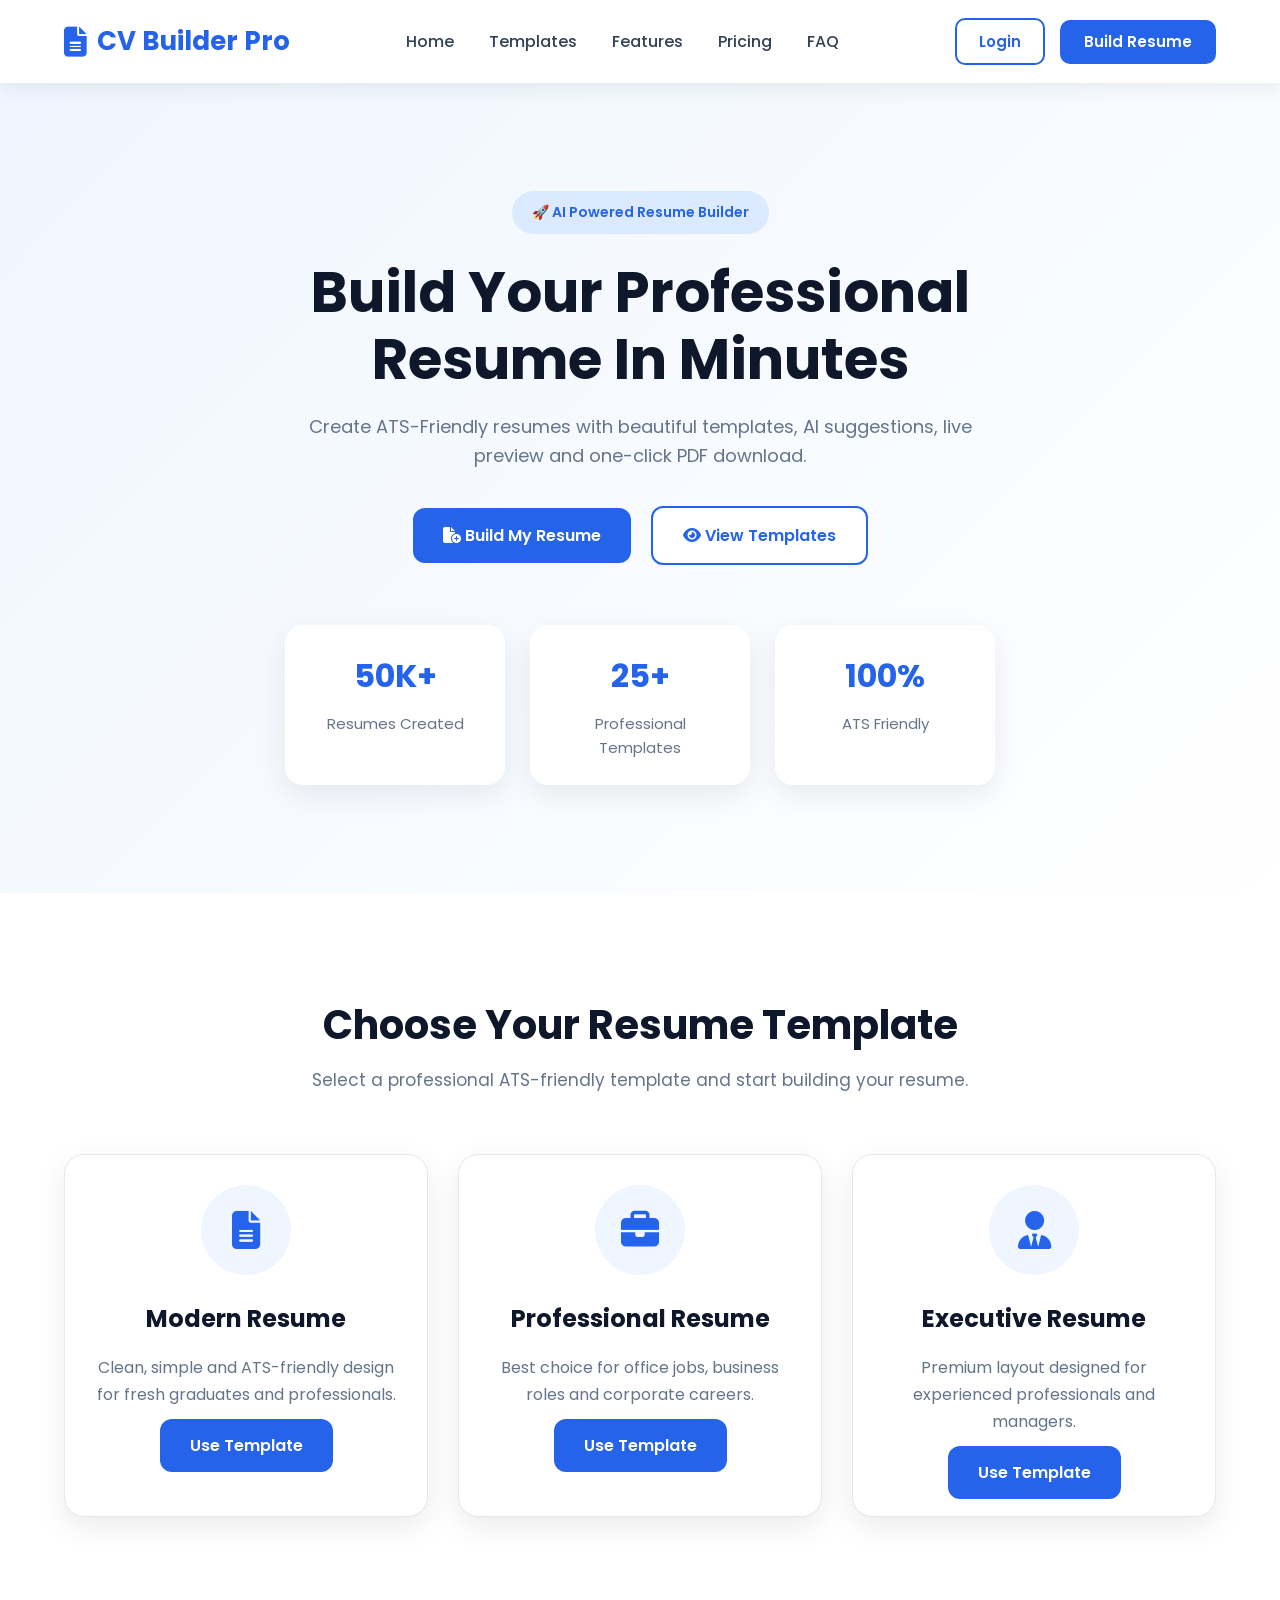
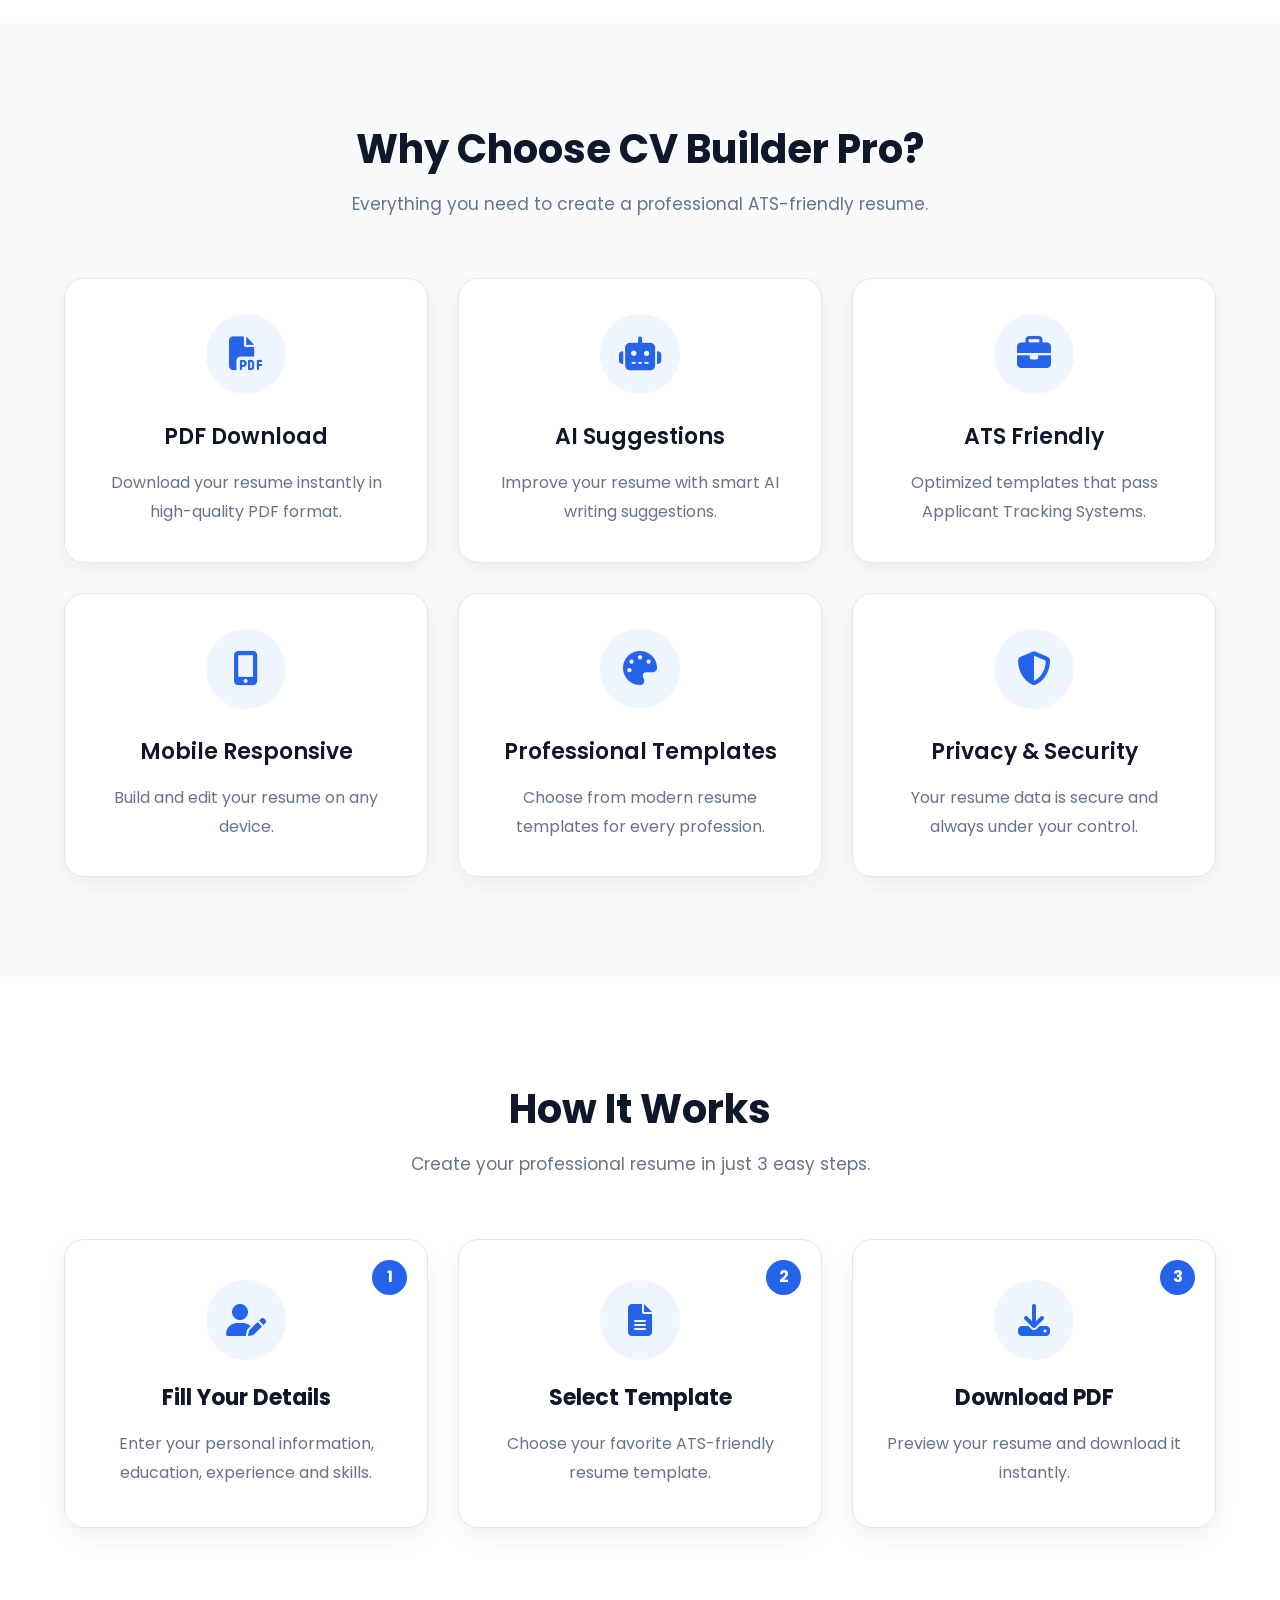
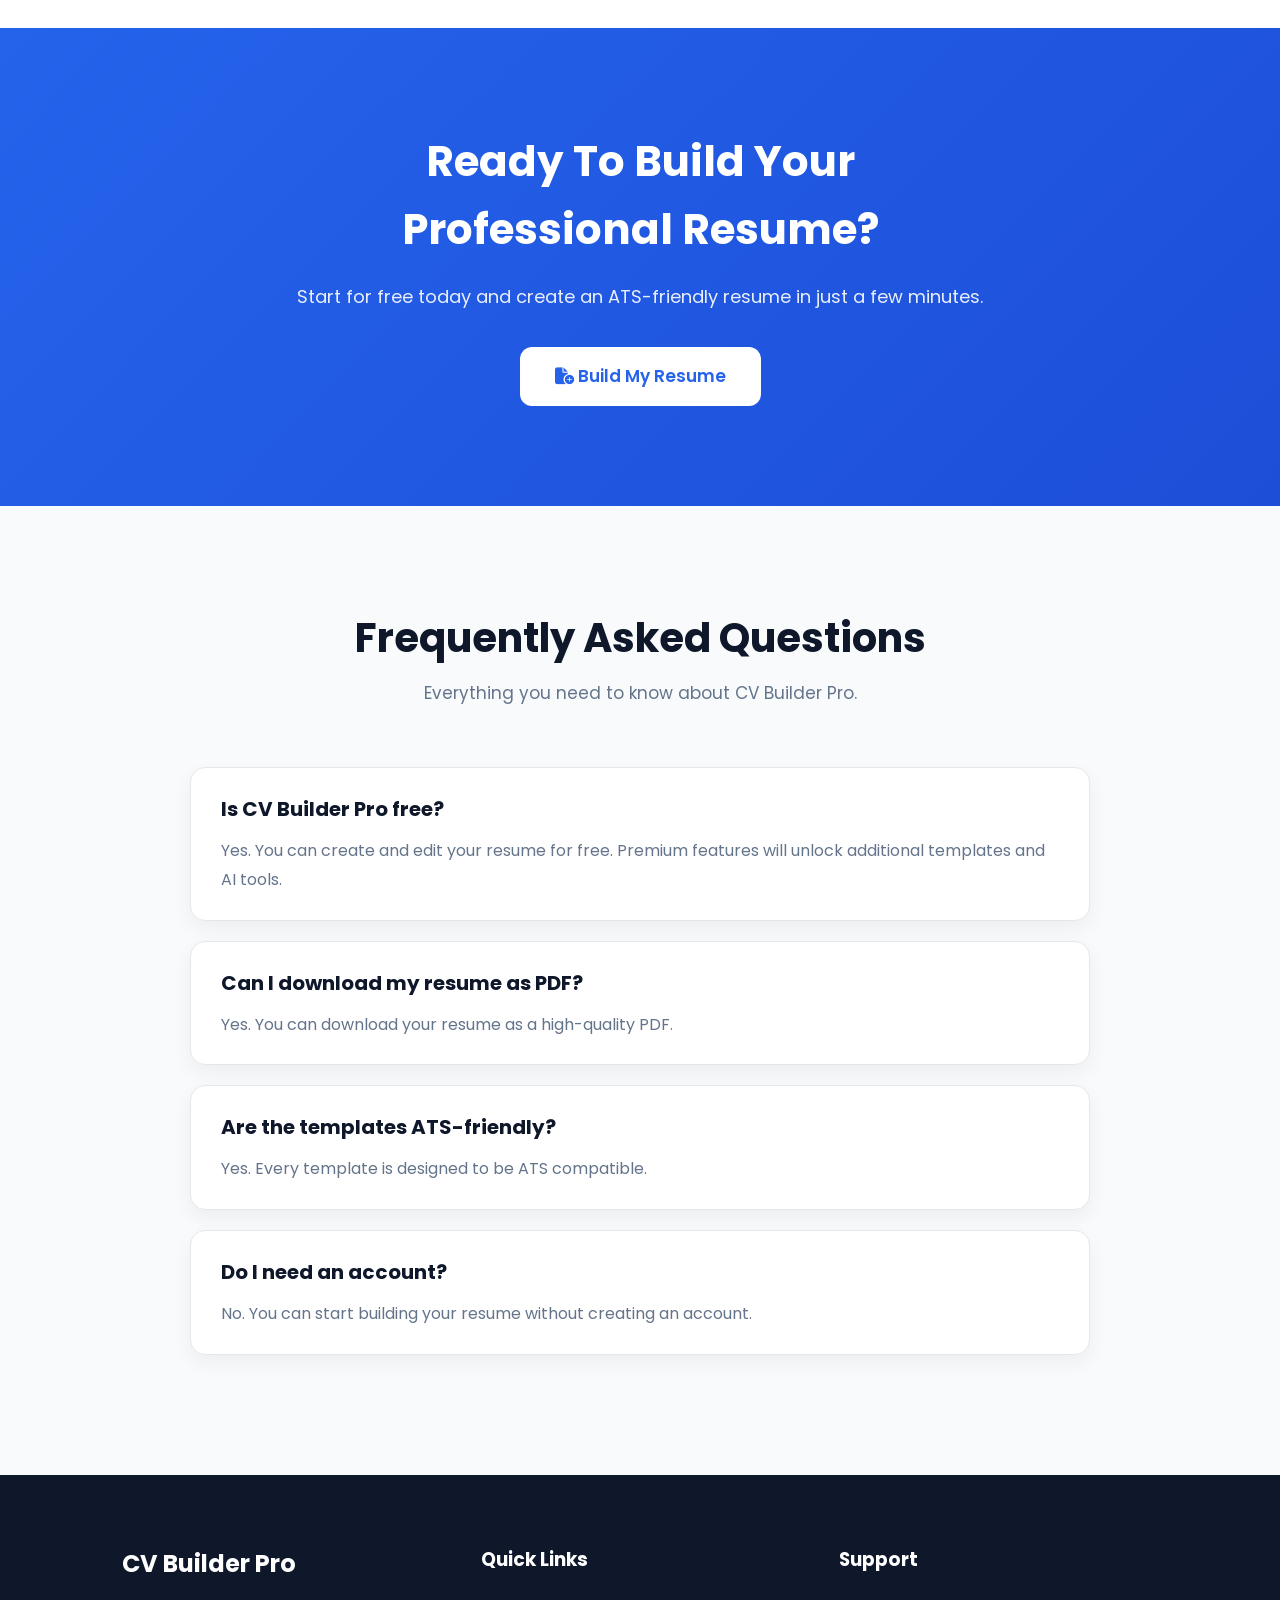
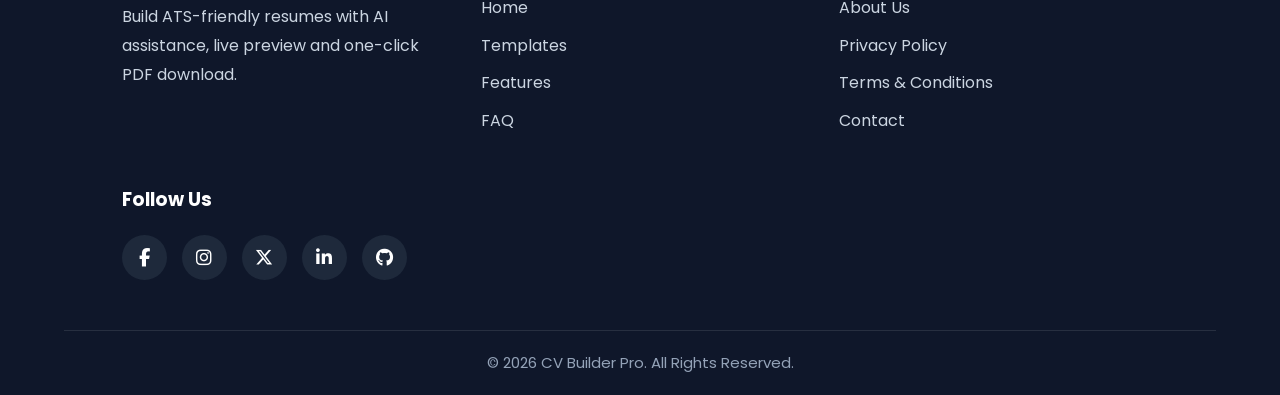
<file: index.html>
<!DOCTYPE html>
<html lang="en">

<head>

    <meta charset="UTF-8">

    <meta name="viewport" content="width=device-width, initial-scale=1.0">

    <title>CV Builder Pro | AI Resume Builder</title>

    <meta name="description"
        content="Create professional ATS-friendly resumes with CV Builder Pro.">

    <!-- Google Fonts -->

    <link rel="preconnect" href="https://fonts.googleapis.com">

    <link rel="preconnect" href="https://fonts.gstatic.com" crossorigin>

    <link href="https://fonts.googleapis.com/css2?family=Poppins:wght@300;400;500;600;700&display=swap"
        rel="stylesheet">

    <!-- Font Awesome -->

    <link rel="stylesheet"
        href="https://cdnjs.cloudflare.com/ajax/libs/font-awesome/6.7.2/css/all.min.css">

    <!-- CSS -->

    <link rel="stylesheet" href="style.css">

</head>

<body>

<!-- ================= HEADER START ================= -->

<header class="header">

    <div class="container">

        <!-- Logo -->

        <a href="index.html" class="logo">

            <i class="fa-solid fa-file-lines"></i>

            <span>CV Builder Pro</span>

        </a>

        <!-- Navigation -->

        <nav class="navbar">

            <a href="#home">Home</a>

            <a href="#templates">Templates</a>

            <a href="#features">Features</a>

            <a href="#pricing">Pricing</a>

            <a href="#faq">FAQ</a>

        </nav>

        <!-- Buttons -->

        <div class="nav-buttons">

            <button class="login-btn">
                Login
            </button>

            <a href="builder.html" class="signup-btn">
                Build Resume
            </a>

        </div>

    </div>

</header>

<!-- ================= HEADER END ================= -->

<!-- ================= HERO START ================= -->

<section class="hero" id="home">

    <div class="hero-content">

        <span class="hero-badge">

            🚀 AI Powered Resume Builder

        </span>

        <h1>

            Build Your Professional Resume In Minutes

        </h1>

        <p>

            Create ATS-Friendly resumes with beautiful templates,
            AI suggestions, live preview and one-click PDF download.

        </p>

        <div class="hero-buttons">

            <a href="builder.html" class="btn-primary">

                <i class="fa-solid fa-file-circle-plus"></i>

                Build My Resume

            </a>

            <a href="#templates" class="btn-secondary">

                <i class="fa-solid fa-eye"></i>

                View Templates

            </a>

        </div>

        <div class="hero-stats">

            <div class="stat-box">

                <h2>50K+</h2>

                <p>Resumes Created</p>

            </div>

            <div class="stat-box">

                <h2>25+</h2>

                <p>Professional Templates</p>

            </div>

            <div class="stat-box">

                <h2>100%</h2>

                <p>ATS Friendly</p>

            </div>

        </div>

    </div>

</section>

<!-- ================= HERO END ================= -->
    <!-- ================= TEMPLATES START ================= -->

<section class="templates" id="templates">

    <div class="container">

        <div class="section-title">

            <h2>Choose Your Resume Template</h2>

            <p>
                Select a professional ATS-friendly template and start building your resume.
            </p>

        </div>

        <div class="template-container">

            <!-- Template 1 -->

            <div class="template-card">

                <div class="template-image">

                    <i class="fa-solid fa-file-lines"></i>

                </div>

                <h3>Modern Resume</h3>

                <p>
                    Clean, simple and ATS-friendly design for fresh graduates and professionals.
                </p>

                <a href="builder.html" class="btn-primary">
                    Use Template
                </a>

            </div>

            <!-- Template 2 -->

            <div class="template-card">

                <div class="template-image">

                    <i class="fa-solid fa-briefcase"></i>

                </div>

                <h3>Professional Resume</h3>

                <p>
                    Best choice for office jobs, business roles and corporate careers.
                </p>

                <a href="builder.html" class="btn-primary">
                    Use Template
                </a>

            </div>

            <!-- Template 3 -->

            <div class="template-card">

                <div class="template-image">

                    <i class="fa-solid fa-user-tie"></i>

                </div>

                <h3>Executive Resume</h3>

                <p>
                    Premium layout designed for experienced professionals and managers.
                </p>

                <a href="builder.html" class="btn-primary">
                    Use Template
                </a>

            </div>

        </div>

    </div>

</section>

<!-- ================= TEMPLATES END ================= -->
    <!-- ================= FEATURES START ================= -->

<section class="features" id="features">

    <div class="container">

        <div class="section-title">

            <h2>Why Choose CV Builder Pro?</h2>

            <p>
                Everything you need to create a professional ATS-friendly resume.
            </p>

        </div>

        <div class="features-container">

            <!-- Feature 1 -->

            <div class="feature-card">

                <i class="fa-solid fa-file-pdf"></i>

                <h3>PDF Download</h3>

                <p>
                    Download your resume instantly in high-quality PDF format.
                </p>

            </div>

            <!-- Feature 2 -->

            <div class="feature-card">

                <i class="fa-solid fa-robot"></i>

                <h3>AI Suggestions</h3>

                <p>
                    Improve your resume with smart AI writing suggestions.
                </p>

            </div>

            <!-- Feature 3 -->

            <div class="feature-card">

                <i class="fa-solid fa-briefcase"></i>

                <h3>ATS Friendly</h3>

                <p>
                    Optimized templates that pass Applicant Tracking Systems.
                </p>

            </div>

            <!-- Feature 4 -->

            <div class="feature-card">

                <i class="fa-solid fa-mobile-screen-button"></i>

                <h3>Mobile Responsive</h3>

                <p>
                    Build and edit your resume on any device.
                </p>

            </div>

            <!-- Feature 5 -->

            <div class="feature-card">

                <i class="fa-solid fa-palette"></i>

                <h3>Professional Templates</h3>

                <p>
                    Choose from modern resume templates for every profession.
                </p>

            </div>

            <!-- Feature 6 -->

            <div class="feature-card">

                <i class="fa-solid fa-shield-halved"></i>

                <h3>Privacy & Security</h3>

                <p>
                    Your resume data is secure and always under your control.
                </p>

            </div>

        </div>

    </div>

</section>

<!-- ================= FEATURES END ================= -->


<!-- ================= HOW IT WORKS START ================= -->

<section class="how-it-works">

    <div class="container">

        <div class="section-title">

            <h2>How It Works</h2>

            <p>Create your professional resume in just 3 easy steps.</p>

        </div>

        <div class="steps-container">

            <div class="step-card">

                <div class="step-number">1</div>

                <i class="fa-solid fa-user-pen"></i>

                <h3>Fill Your Details</h3>

                <p>
                    Enter your personal information, education, experience and skills.
                </p>

            </div>

            <div class="step-card">

                <div class="step-number">2</div>

                <i class="fa-solid fa-file-lines"></i>

                <h3>Select Template</h3>

                <p>
                    Choose your favorite ATS-friendly resume template.
                </p>

            </div>

            <div class="step-card">

                <div class="step-number">3</div>

                <i class="fa-solid fa-download"></i>

                <h3>Download PDF</h3>

                <p>
                    Preview your resume and download it instantly.
                </p>

            </div>

        </div>

    </div>

</section>

<!-- ================= HOW IT WORKS END ================= -->
    <!-- ================= CTA START ================= -->

<section class="cta" id="pricing">

    <div class="container">

        <div class="cta-content">

            <h2>Ready To Build Your Professional Resume?</h2>

            <p>
                Start for free today and create an ATS-friendly resume in just a few minutes.
            </p>

            <a href="builder.html" class="cta-btn">

                <i class="fa-solid fa-file-circle-plus"></i>

                Build My Resume

            </a>

        </div>

    </div>

</section>

<!-- ================= CTA END ================= -->


<!-- ================= FAQ START ================= -->

<section class="faq" id="faq">

    <div class="container">

        <div class="section-title">

            <h2>Frequently Asked Questions</h2>

            <p>Everything you need to know about CV Builder Pro.</p>

        </div>

        <div class="faq-container">

            <div class="faq-item">
                <h3>Is CV Builder Pro free?</h3>
                <p>Yes. You can create and edit your resume for free. Premium features will unlock additional templates and AI tools.</p>
            </div>

            <div class="faq-item">
                <h3>Can I download my resume as PDF?</h3>
                <p>Yes. You can download your resume as a high-quality PDF.</p>
            </div>

            <div class="faq-item">
                <h3>Are the templates ATS-friendly?</h3>
                <p>Yes. Every template is designed to be ATS compatible.</p>
            </div>

            <div class="faq-item">
                <h3>Do I need an account?</h3>
                <p>No. You can start building your resume without creating an account.</p>
            </div>

        </div>

    </div>

</section>

<!-- ================= FAQ END ================= -->


<!-- ================= FOOTER START ================= -->

<footer class="footer" id="contact">

    <div class="container">

        <div class="footer-container">

            <div class="footer-box">

                <h2>CV Builder Pro</h2>

                <p>
                    Build ATS-friendly resumes with AI assistance,
                    live preview and one-click PDF download.
                </p>

            </div>

            <div class="footer-box">

                <h3>Quick Links</h3>

                <ul>

                    <li><a href="#home">Home</a></li>

                    <li><a href="#templates">Templates</a></li>

                    <li><a href="#features">Features</a></li>

                    <li><a href="#faq">FAQ</a></li>

                </ul>

            </div>

            <div class="footer-box">

                <h3>Support</h3>

                <ul>

                    <li><a href="#">About Us</a></li>

                    <li><a href="#">Privacy Policy</a></li>

                    <li><a href="#">Terms & Conditions</a></li>

                    <li><a href="#">Contact</a></li>

                </ul>

            </div>

            <div class="footer-box">

                <h3>Follow Us</h3>

                <div class="social-icons">

                    <a href="#"><i class="fab fa-facebook-f"></i></a>

                    <a href="#"><i class="fab fa-instagram"></i></a>

                    <a href="#"><i class="fab fa-x-twitter"></i></a>

                    <a href="#"><i class="fab fa-linkedin-in"></i></a>

                    <a href="#"><i class="fab fa-github"></i></a>

                </div>

            </div>

        </div>

        <div class="footer-bottom">

            <p>© 2026 CV Builder Pro. All Rights Reserved.</p>

        </div>

    </div>

</footer>

<!-- ================= FOOTER END ================= -->


<script src="script.js"></script>

</body>

</html>
</file>
<file: style.css>
/* ===============================
   Google Font
================================= */

@import url('https://fonts.googleapis.com/css2?family=Poppins:wght@300;400;500;600;700;800&display=swap');

/* ===============================
   Reset CSS
================================= */

*{
    margin:0;
    padding:0;
    box-sizing:border-box;
}

html{
    scroll-behavior:smooth;
}

body{
    font-family:'Poppins',sans-serif;
    background:#f8fafc;
    color:#1e293b;
    line-height:1.6;
}

/* ===============================
   Common
================================= */

.container{
    width:90%;
    max-width:1200px;
    margin:auto;
}

section{
    padding:80px 0;
}

img{
    max-width:100%;
    display:block;
}

a{
    text-decoration:none;
    color:inherit;
}

ul{
    list-style:none;
}

button{
    border:none;
    outline:none;
    cursor:pointer;
    font-family:'Poppins',sans-serif;
}

.section-title{
    text-align:center;
    margin-bottom:60px;
}

.section-title h2{
    font-size:40px;
    font-weight:700;
    color:#0f172a;
}

.section-title p{
    margin-top:10px;
    color:#64748b;
    font-size:17px;
}
/*=====================================
            HEADER
======================================*/

.header{
    width:100%;
    background:#ffffff;
    position:sticky;
    top:0;
    left:0;
    z-index:1000;
    box-shadow:0 4px 20px rgba(0,0,0,0.08);
}

.header .container{
    display:flex;
    justify-content:space-between;
    align-items:center;
    padding:18px 0;
}

/* Logo */

.logo{
    display:flex;
    align-items:center;
    gap:10px;
    font-size:26px;
    font-weight:700;
    color:#2563eb;
}

.logo i{
    font-size:30px;
}

/* Navigation */

.navbar{
    display:flex;
    align-items:center;
    gap:35px;
}

.navbar a{
    font-size:16px;
    font-weight:500;
    color:#334155;
    transition:.3s;
}

.navbar a:hover{
    color:#2563eb;
}

/* Buttons */

.nav-buttons{
    display:flex;
    align-items:center;
    gap:15px;
}

.login-btn{
    padding:10px 22px;
    background:transparent;
    border:2px solid #2563eb;
    border-radius:10px;
    color:#2563eb;
    font-size:15px;
    font-weight:600;
    transition:.3s;
}

.login-btn:hover{
    background:#2563eb;
    color:#ffffff;
}

.signup-btn{
    padding:10px 24px;
    background:#2563eb;
    color:#ffffff;
    border-radius:10px;
    font-size:15px;
    font-weight:600;
    transition:.3s;
}

.signup-btn:hover{
    background:#1d4ed8;
    transform:translateY(-2px);
}
/*=====================================
            HERO SECTION
======================================*/

.hero{
    width:100%;
    min-height:90vh;
    display:flex;
    align-items:center;
    justify-content:center;
    text-align:center;
    background:linear-gradient(135deg,#eff6ff,#ffffff);
    padding:100px 20px;
}

.hero-content{
    max-width:850px;
    margin:auto;
}

.hero-badge{
    display:inline-block;
    background:#dbeafe;
    color:#2563eb;
    padding:10px 20px;
    border-radius:50px;
    font-size:14px;
    font-weight:600;
    margin-bottom:25px;
}

.hero h1{
    font-size:56px;
    font-weight:700;
    line-height:1.2;
    color:#0f172a;
    margin-bottom:20px;
}

.hero p{
    font-size:18px;
    color:#64748b;
    max-width:700px;
    margin:0 auto 35px;
}

.hero-buttons{
    display:flex;
    justify-content:center;
    align-items:center;
    gap:20px;
    flex-wrap:wrap;
}

.btn-primary,
.btn-secondary{
    padding:15px 30px;
    border-radius:12px;
    font-size:16px;
    font-weight:600;
    transition:.3s;
}

.btn-primary{
    background:#2563eb;
    color:#fff;
}

.btn-primary:hover{
    background:#1d4ed8;
    transform:translateY(-3px);
}

.btn-secondary{
    border:2px solid #2563eb;
    color:#2563eb;
    background:#fff;
}

.btn-secondary:hover{
    background:#2563eb;
    color:#fff;
}

.hero-stats{
    display:flex;
    justify-content:center;
    gap:25px;
    flex-wrap:wrap;
    margin-top:60px;
}

.stat-box{
    background:#fff;
    padding:25px;
    width:220px;
    border-radius:18px;
    box-shadow:0 10px 30px rgba(0,0,0,.08);
    transition:.3s;
}

.stat-box:hover{
    transform:translateY(-8px);
}

.stat-box h2{
    font-size:32px;
    color:#2563eb;
    margin-bottom:10px;
}

.stat-box p{
    font-size:15px;
    color:#64748b;
    margin:0;
}
/*=====================================
        RESUME TEMPLATES
======================================*/

.templates{
    padding:100px 0;
    background:#ffffff;
}

.template-container{
    display:grid;
    grid-template-columns:repeat(auto-fit,minmax(300px,1fr));
    gap:30px;
    margin-top:50px;
}

.template-card{
    background:#ffffff;
    border-radius:20px;
    padding:30px;
    text-align:center;
    box-shadow:0 10px 30px rgba(0,0,0,.08);
    transition:all .3s ease;
    border:1px solid #e5e7eb;
}

.template-card:hover{
    transform:translateY(-10px);
    box-shadow:0 20px 40px rgba(37,99,235,.15);
}

.template-image{
    width:90px;
    height:90px;
    margin:0 auto 25px;
    background:#eff6ff;
    border-radius:50%;
    display:flex;
    justify-content:center;
    align-items:center;
}

.template-image i{
    font-size:38px;
    color:#2563eb;
}

.template-card h3{
    font-size:24px;
    color:#0f172a;
    margin-bottom:15px;
}

.template-card p{
    color:#64748b;
    font-size:16px;
    line-height:1.7;
    margin-bottom:25px;
}

.template-card button{
    background:#2563eb;
    color:#fff;
    padding:14px 28px;
    border:none;
    border-radius:12px;
    font-size:16px;
    font-weight:600;
    transition:.3s;
}

.template-card button:hover{
    background:#1d4ed8;
    transform:scale(1.05);
}
/*=====================================
            FEATURES SECTION
======================================*/

.features{
    padding:100px 0;
    background:#f8fafc;
}

.features-container{
    display:grid;
    grid-template-columns:repeat(auto-fit,minmax(280px,1fr));
    gap:30px;
    margin-top:50px;
}

.feature-card{
    background:#ffffff;
    padding:35px 30px;
    border-radius:20px;
    text-align:center;
    border:1px solid #e5e7eb;
    box-shadow:0 8px 25px rgba(0,0,0,.06);
    transition:all .3s ease;
}

.feature-card:hover{
    transform:translateY(-10px);
    box-shadow:0 20px 40px rgba(37,99,235,.12);
}

.feature-card i{
    width:80px;
    height:80px;
    background:#eff6ff;
    color:#2563eb;
    font-size:34px;
    border-radius:50%;
    display:flex;
    align-items:center;
    justify-content:center;
    margin:0 auto 25px;
}

.feature-card h3{
    font-size:22px;
    color:#0f172a;
    margin-bottom:15px;
    font-weight:600;
}

.feature-card p{
    font-size:16px;
    color:#64748b;
    line-height:1.8;
                                }
/*=====================================
        HOW IT WORKS SECTION
======================================*/

.how-it-works{
    padding:100px 0;
    background:#ffffff;
}

.steps-container{
    display:grid;
    grid-template-columns:repeat(auto-fit,minmax(280px,1fr));
    gap:30px;
    margin-top:50px;
}

.step-card{
    position:relative;
    background:#ffffff;
    padding:40px 30px;
    border-radius:20px;
    text-align:center;
    border:1px solid #e5e7eb;
    box-shadow:0 10px 25px rgba(0,0,0,.06);
    transition:.3s;
}

.step-card:hover{
    transform:translateY(-10px);
    box-shadow:0 20px 40px rgba(37,99,235,.12);
}

.step-number{
    position:absolute;
    top:20px;
    right:20px;
    width:35px;
    height:35px;
    background:#2563eb;
    color:#fff;
    border-radius:50%;
    display:flex;
    align-items:center;
    justify-content:center;
    font-weight:700;
}

.step-card i{
    width:80px;
    height:80px;
    margin:0 auto 20px;
    border-radius:50%;
    background:#eff6ff;
    color:#2563eb;
    display:flex;
    align-items:center;
    justify-content:center;
    font-size:32px;
}

.step-card h3{
    font-size:22px;
    color:#0f172a;
    margin-bottom:15px;
}

.step-card p{
    color:#64748b;
    line-height:1.8;
}

/*=====================================
            CTA SECTION
======================================*/

.cta{
    padding:100px 20px;
    background:linear-gradient(135deg,#2563eb,#1d4ed8);
    text-align:center;
    color:#fff;
}

.cta-content{
    max-width:700px;
    margin:auto;
}

.cta-content h2{
    font-size:42px;
    margin-bottom:20px;
}

.cta-content p{
    font-size:18px;
    opacity:.9;
    margin-bottom:35px;
}

.cta-btn{
    display:inline-block;
    padding:16px 35px;
    background:#fff;
    color:#2563eb;
    border-radius:12px;
    font-size:17px;
    font-weight:600;
    transition:.3s;
}

.cta-btn:hover{
    transform:translateY(-4px);
    box-shadow:0 15px 30px rgba(255,255,255,.25);
}
/*=====================================
            FAQ SECTION
======================================*/

.faq{
    padding:100px 0;
    background:#f8fafc;
}

.faq-container{
    max-width:900px;
    margin:50px auto 0;
}

.faq-item{
    background:#fff;
    border-radius:15px;
    padding:25px 30px;
    margin-bottom:20px;
    border:1px solid #e5e7eb;
    box-shadow:0 8px 20px rgba(0,0,0,.05);
    transition:.3s;
}

.faq-item:hover{
    transform:translateY(-5px);
    box-shadow:0 15px 35px rgba(37,99,235,.10);
}

.faq-item h3{
    font-size:20px;
    color:#0f172a;
    margin-bottom:12px;
}

.faq-item p{
    color:#64748b;
    line-height:1.8;
}


/*=====================================
            FOOTER
======================================*/

.footer{
    background:#0f172a;
    color:#fff;
    padding:70px 0 20px;
}

.footer-container{
    width:90%;
    max-width:1200px;
    margin:auto;
    display:grid;
    grid-template-columns:repeat(auto-fit,minmax(250px,1fr));
    gap:40px;
}

.footer-box h2,
.footer-box h3{
    margin-bottom:20px;
}

.footer-box p{
    color:#cbd5e1;
    line-height:1.8;
}

.footer-box ul{
    list-style:none;
}

.footer-box ul li{
    margin-bottom:12px;
}

.footer-box ul li a{
    color:#cbd5e1;
    transition:.3s;
}

.footer-box ul li a:hover{
    color:#60a5fa;
}

.social-icons{
    display:flex;
    gap:15px;
    margin-top:15px;
}

.social-icons a{
    width:45px;
    height:45px;
    background:#1e293b;
    border-radius:50%;
    display:flex;
    justify-content:center;
    align-items:center;
    color:#fff;
    font-size:18px;
    transition:.3s;
}

.social-icons a:hover{
    background:#2563eb;
    transform:translateY(-5px);
}

.footer-bottom{
    border-top:1px solid rgba(255,255,255,.1);
    margin-top:50px;
    padding-top:20px;
    text-align:center;
    color:#94a3b8;
    font-size:15px;
}
/*=====================================
        RESPONSIVE DESIGN
======================================*/

@media (max-width: 992px){

    .header .container{
        flex-direction:column;
        gap:20px;
    }

    .navbar{
        flex-wrap:wrap;
        justify-content:center;
        gap:20px;
    }

    .nav-buttons{
        justify-content:center;
    }

    .hero h1{
        font-size:42px;
    }

    .hero p{
        font-size:16px;
    }

    .hero-stats{
        gap:20px;
    }

    .stat-box{
        width:200px;
    }

}


@media (max-width:768px){

    section{
        padding:70px 20px;
    }

    .hero{
        min-height:auto;
        padding:80px 20px;
    }

    .hero h1{
        font-size:34px;
    }

    .hero-buttons{
        flex-direction:column;
        width:100%;
    }

    .btn-primary,
    .btn-secondary{
        width:100%;
        text-align:center;
    }

    .template-container,
    .features-container,
    .steps-container,
    .footer-container{
        grid-template-columns:1fr;
    }

    .stat-box{
        width:100%;
    }

    .section-title h2{
        font-size:30px;
    }

    .cta-content h2{
        font-size:32px;
    }

}


@media (max-width:480px){

    .logo{
        font-size:22px;
    }

    .navbar{
        gap:15px;
    }

    .navbar a{
        font-size:14px;
    }

    .hero h1{
        font-size:28px;
    }

    .hero p{
        font-size:15px;
    }

    .section-title h2{
        font-size:26px;
    }

    .template-card,
    .feature-card,
    .step-card,
    .faq-item{
        padding:20px;
    }

    .cta-content h2{
        font-size:28px;
    }

    .cta-btn{
        width:100%;
        display:block;
    }

    .footer{
        text-align:center;
    }

    .social-icons{
        justify-content:center;
    }

}
/*=====================================
        RESUME BUILDER
======================================*/

.builder{
    padding:60px 20px;
    background:#f5f7fb;
}

.builder-header{
    background:#ffffff;
    padding:18px 0;
    box-shadow:0 4px 20px rgba(0,0,0,.08);
}

.builder-header .container{
    display:flex;
    justify-content:space-between;
    align-items:center;
}

.back-home{
    background:#2563eb;
    color:#fff;
    padding:12px 22px;
    border-radius:10px;
    font-weight:600;
    transition:.3s;
}

.back-home:hover{
    background:#1d4ed8;
}

.builder-container{
    max-width:1400px;
    margin:40px auto;
    display:grid;
    grid-template-columns:1fr 1fr;
    gap:35px;
}

.builder-form{
    background:#fff;
    padding:35px;
    border-radius:20px;
    box-shadow:0 10px 30px rgba(0,0,0,.08);
}

.builder-form h2{
    font-size:32px;
    margin-bottom:10px;
    color:#0f172a;
}

.builder-form p{
    color:#64748b;
    margin-bottom:30px;
}

.form-section{
    margin-bottom:35px;
}

.form-section h3{
    color:#2563eb;
    margin-bottom:20px;
    font-size:22px;
    border-bottom:2px solid #e5e7eb;
    padding-bottom:10px;
}

.input-group{
    display:flex;
    flex-direction:column;
    margin-bottom:18px;
}

.input-group label{
    margin-bottom:8px;
    font-weight:600;
    color:#334155;
}

.input-group input,
.input-group textarea{
    padding:14px;
    border:1px solid #d1d5db;
    border-radius:10px;
    font-size:15px;
    font-family:'Poppins',sans-serif;
    outline:none;
    transition:.3s;
}

.input-group input:focus,
.input-group textarea:focus{
    border-color:#2563eb;
    box-shadow:0 0 0 3px rgba(37,99,235,.15);
}

.download-btn{
    width:100%;
    padding:16px;
    background:#2563eb;
    color:#fff;
    border:none;
    border-radius:12px;
    font-size:17px;
    font-weight:600;
    cursor:pointer;
    transition:.3s;
}

.download-btn:hover{
    background:#1d4ed8;
    transform:translateY(-2px);
}

/*=====================================
        RESUME PREVIEW
======================================*/

.resume-preview{
    position:sticky;
    top:100px;
}

.resume-paper{
    background:#fff;
    padding:40px;
    border-radius:20px;
    box-shadow:0 10px 30px rgba(0,0,0,.08);
    min-height:900px;
}

.resume-header{
    text-align:center;
    border-bottom:2px solid #2563eb;
    padding-bottom:20px;
    margin-bottom:25px;
}

.resume-header h1{
    font-size:34px;
    color:#0f172a;
}

.resume-header h3{
    color:#2563eb;
    margin:10px 0;
}

.resume-header p{
    color:#64748b;
    margin:6px 0;
}

.resume-section{
    margin-bottom:25px;
}

.resume-section h2{
    color:#2563eb;
    font-size:20px;
    margin-bottom:10px;
    border-bottom:1px solid #e5e7eb;
    padding-bottom:6px;
}

.resume-section p{
    color:#334155;
    line-height:1.7;
}
@media(max-width:992px){

.builder-container{
grid-template-columns:1fr;
}

.resume-preview{
position:static;
}

.resume-paper{
margin-top:30px;
}

}
</file>
